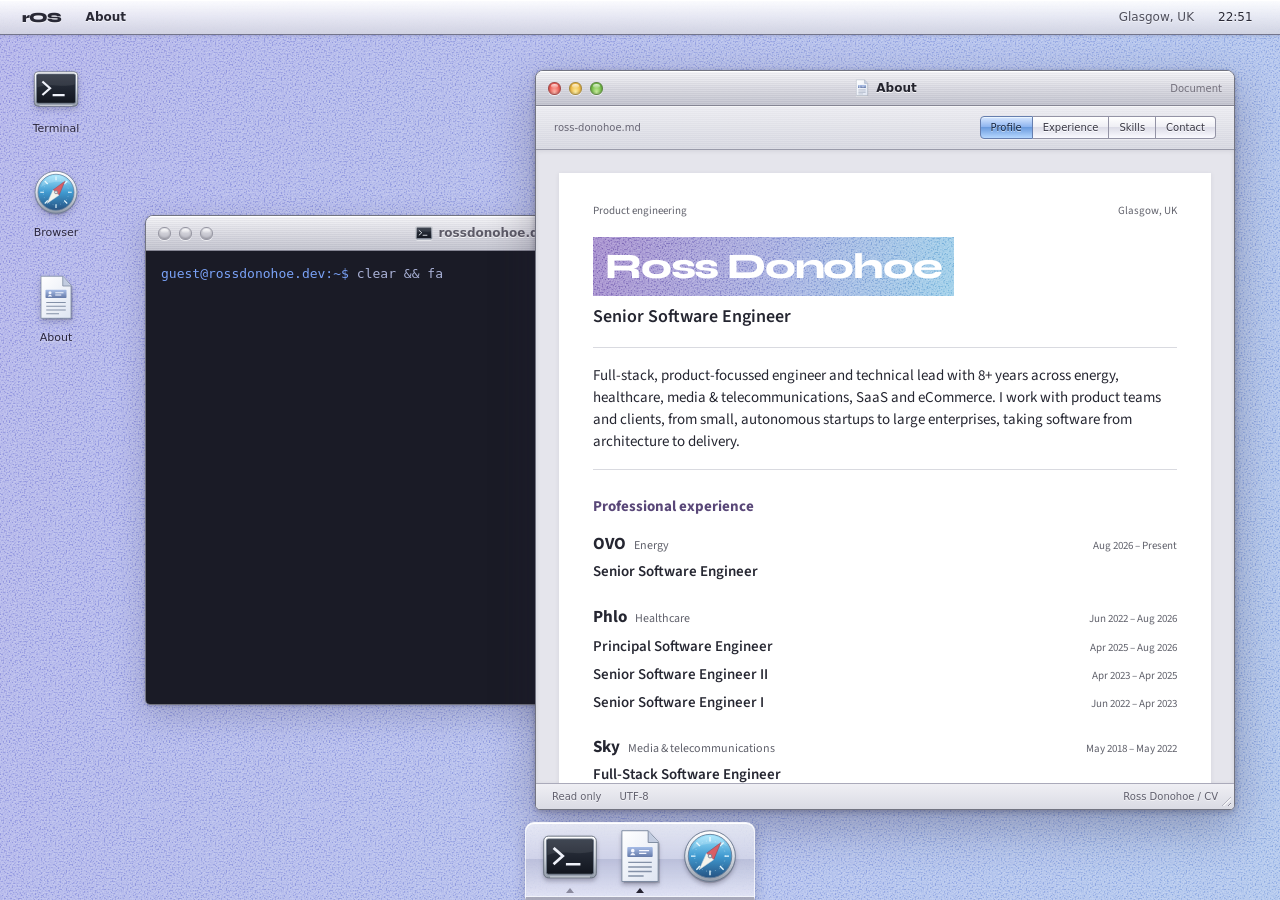
<file: index.html>
<!DOCTYPE html>
<html lang="en-GB">
  <head>
    <meta charset="UTF-8" />
    <meta http-equiv="Content-Security-Policy" content="script-src 'self'; object-src 'none'; base-uri 'none'" />
    <meta name="referrer" content="no-referrer" />
    <title>Ross Donohoe — Software Engineer</title>
    <meta name="viewport" content="width=device-width, initial-scale=1" />
    <meta name="description" content="Ross Donohoe — Senior Software Engineer in Glasgow. Explore my experience, skills and interests on an interactive desktop." />

    <link rel="stylesheet" href="styles.css" />
    <link rel="manifest" href="site.webmanifest" />
    <link rel="icon" type="image/x-icon" href="favicon.ico?v=ros" />
    <link rel="apple-touch-icon" sizes="180x180" href="apple-touch-icon.png?v=ros" />
  </head>

  <body>
    <svg class="app-icon-library" xmlns="http://www.w3.org/2000/svg" aria-hidden="true" focusable="false">
      <defs>
        <linearGradient id="icon-metal" x2="0" y2="1"><stop stop-color="#fff"/><stop offset=".48" stop-color="#dce0e7"/><stop offset="1" stop-color="#929ba9"/></linearGradient>
        <linearGradient id="icon-screen" x2="0" y2="1"><stop stop-color="#303744"/><stop offset="1" stop-color="#11151e"/></linearGradient>
        <linearGradient id="icon-paper" x2=".8" y2="1"><stop stop-color="#fff"/><stop offset="1" stop-color="#e1e7f3"/></linearGradient>
        <linearGradient id="icon-ocean" x2="0" y2="1"><stop stop-color="#a3e7ff"/><stop offset=".5" stop-color="#409ad0"/><stop offset="1" stop-color="#255383"/></linearGradient>
        <linearGradient id="icon-blue" x2="0" y2="1"><stop stop-color="#a6bce7"/><stop offset="1" stop-color="#657aa9"/></linearGradient>
      </defs>
      <symbol id="app-terminal" viewBox="0 0 64 64">
        <rect x="3" y="9" width="58" height="46" rx="5" fill="url(#icon-metal)" stroke="#626a78"/>
        <rect x="6" y="12" width="52" height="39" rx="2" fill="url(#icon-screen)" stroke="#727c8c"/>
        <path d="M7 13h50v13C38 31 22 23 7 30z" fill="#fff" opacity=".08"/>
        <path d="m15 23 9 8-9 8m14 1h13" fill="none" stroke="#eff2fa" stroke-width="3" stroke-linecap="square" stroke-linejoin="miter"/>
        <path d="M10 54h44" stroke="#f9fbff" stroke-opacity=".7"/>
      </symbol>
      <symbol id="app-document" viewBox="0 0 64 64">
        <path d="M13 3h29l11 12v44H13z" fill="#000" opacity=".15" transform="translate(1 2)"/>
        <path d="M12 3h29l11 12v44H12z" fill="url(#icon-paper)" stroke="#78869c"/>
        <path d="M41 3v13h11" fill="#c2cce0" stroke="#78869c"/>
        <rect x="18" y="21" width="28" height="11" rx="1" fill="url(#icon-blue)"/>
        <circle cx="24" cy="25" r="2" fill="#f4f6ff"/><path d="M21 30q3-5 6 0" fill="#f4f6ff"/>
        <path d="M31 25h11m-11 3h8" stroke="#f5f7ff" stroke-width="1.3"/>
        <path d="M19 38h26m-26 5h26m-26 5h26m-26 5h17" stroke="#8390a7" stroke-width="1.5"/>
      </symbol>
      <symbol id="app-browser" viewBox="0 0 64 64">
        <circle cx="32" cy="33" r="28" fill="#000" opacity=".15"/>
        <circle cx="32" cy="31" r="28" fill="url(#icon-metal)" stroke="#68778d"/>
        <circle cx="32" cy="31" r="24" fill="url(#icon-ocean)" stroke="#657e9b"/>
        <path d="M32 10v5m0 32v5M11 31h5m32 0h5M17 16l4 4m22 22 4 4m0-30-4 4M21 42l-4 4" stroke="#e8f9ff" stroke-width="1.5"/>
        <circle cx="32" cy="31" r="17" fill="none" stroke="#e8f9ff" stroke-opacity=".45" stroke-dasharray="1 4"/>
        <path d="m44 16-8 19-8-7z" fill="#d85e65" stroke="#943d4c" stroke-width=".6"/>
        <path d="m20 46 8-18 8 7z" fill="#f5f4ec" stroke="#c6d4e1" stroke-width=".6"/>
        <circle cx="32" cy="31" r="2" fill="#e9e8e5" stroke="#727e90"/>
        <path d="M12 24a21 21 0 0 1 39-4c-12-5-26-4-39 4" fill="#fff" opacity=".18"/>
      </symbol>
    </svg>
    <main class="desktop">
      <header class="desktop-menubar">
        <span class="os-name">rOS</span><span id="active-app-name">About</span>
        <span class="menubar-location">Glasgow, UK</span>
        <time id="desktop-clock" aria-label="Current time"></time>
      </header>
      <div class="desktop-shortcuts">
        <button type="button" class="shortcut" id="terminal-shortcut" aria-label="Open Terminal">
          <svg class="desktop-app-icon" viewBox="0 0 64 64" aria-hidden="true"><use href="#app-terminal" /></svg>
          <span class="shortcut-label">Terminal</span>
        </button>
        <button type="button" class="shortcut" id="browser-shortcut" aria-label="Open Browser">
          <svg class="desktop-app-icon" viewBox="0 0 64 64" aria-hidden="true"><use href="#app-browser" /></svg>
          <span class="shortcut-label">Browser</span>
        </button>

        <button type="button" class="shortcut" data-open="document-window" aria-label="Open About">
          <svg class="desktop-app-icon" viewBox="0 0 64 64" aria-hidden="true"><use href="#app-document" /></svg>
          <span class="shortcut-label">About</span>
        </button>
      </div>

      <div class="window-frame" id="window" role="region" aria-label="Terminal">
        <header class="window-header" id="window-header">
          <div class="header-controls">
            <button class="header-control close" id="btn-close" aria-label="Close Terminal" title="Close">
              <svg class="control-icon" viewBox="0 0 12 12">
                <path d="M3 3 L9 9 M9 3 L3 9" stroke="currentColor" stroke-width="1.5" stroke-linecap="round"/>
              </svg>
            </button>
            <button class="header-control minimize" id="btn-minimize" aria-label="Minimize Terminal" title="Minimize">
              <svg class="control-icon" viewBox="0 0 12 12">
                <rect x="2.5" y="5.5" width="7" height="1.5" fill="currentColor"/>
              </svg>
            </button>
            <button class="header-control fullscreen" id="btn-maximize" aria-label="Maximize Terminal" title="Maximize">
              <svg class="control-icon" viewBox="0 0 12 12">
                <rect x="2.5" y="5.5" width="7" height="1.5" fill="currentColor"/>
                <rect x="5.5" y="2.5" width="1.5" height="7" fill="currentColor"/>
              </svg>
            </button>
          </div>

          <h1 class="header-title"><svg viewBox="0 0 64 64" aria-hidden="true"><use href="#app-terminal" /></svg>rossdonohoe.dev</h1>

          <div></div>
        </header>

        <section class="terminal" aria-label="Terminal output" tabindex="0">
          <div class="terminal-line terminal-prompt">
            <span class="terminal-leader">guest@rossdonohoe.dev:~$</span><span class="terminal-input"><span class="caret"></span></span>
          </div>
        </section>
        <form id="mobile-command-form"><label for="mobile-command">$</label><input id="mobile-command" aria-label="Terminal command" placeholder="Type a command…" autocomplete="off" autocapitalize="off" spellcheck="false" /></form>

        <div class="resize-handle resize-n"></div>
        <div class="resize-handle resize-e"></div>
        <div class="resize-handle resize-s"></div>
        <div class="resize-handle resize-w"></div>
        <div class="resize-handle resize-ne"></div>
        <div class="resize-handle resize-nw"></div>
        <div class="resize-handle resize-se"></div>
        <div class="resize-handle resize-sw"></div>
      </div>

      <div class="window-frame browser-window" id="browser-window">
        <header class="window-header" id="browser-header">
          <div class="header-controls">
            <button class="header-control close" id="browser-btn-close" aria-label="Close Browser" title="Close">
              <svg class="control-icon" viewBox="0 0 12 12">
                <path d="M3 3 L9 9 M9 3 L3 9" stroke="currentColor" stroke-width="1.5" stroke-linecap="round"/>
              </svg>
            </button>
            <button class="header-control minimize" id="browser-btn-minimize" aria-label="Minimize Browser" title="Minimize">
              <svg class="control-icon" viewBox="0 0 12 12">
                <rect x="2.5" y="5.5" width="7" height="1.5" fill="currentColor"/>
              </svg>
            </button>
            <button class="header-control fullscreen" id="browser-btn-maximize" aria-label="Maximize Browser" title="Maximize">
              <svg class="control-icon" viewBox="0 0 12 12">
                <rect x="2.5" y="5.5" width="7" height="1.5" fill="currentColor"/>
                <rect x="5.5" y="2.5" width="1.5" height="7" fill="currentColor"/>
              </svg>
            </button>
          </div>

          <div class="browser-address-bar">
            <input type="text" class="address-input" id="browser-address" aria-label="Browser address" placeholder="Enter URL..." value="rOS://start" />
          </div>

          <div></div>
        </header>

        <div class="browser-content">
          <iframe id="browser-frame" title="Desktop web browser" src="browser-home.html" sandbox="allow-scripts allow-forms allow-popups" referrerpolicy="no-referrer"></iframe>
        </div>

        <div class="resize-handle resize-n"></div>
        <div class="resize-handle resize-e"></div>
        <div class="resize-handle resize-s"></div>
        <div class="resize-handle resize-w"></div>
        <div class="resize-handle resize-ne"></div>
        <div class="resize-handle resize-nw"></div>
        <div class="resize-handle resize-se"></div>
        <div class="resize-handle resize-sw"></div>
      </div>

      <section class="window-frame document-window" id="document-window" aria-label="About document">
        <header class="window-header document-header"><div class="header-controls">
          <button type="button" class="header-control close" data-window-action="close" aria-label="Close About" title="Close">×</button>
          <button type="button" class="header-control minimize" data-window-action="minimize" aria-label="Minimize About" title="Minimize">−</button>
          <button type="button" class="header-control fullscreen" data-window-action="maximize" aria-label="Maximize About" title="Maximize">+</button>
        </div><h2 class="header-title"><svg viewBox="0 0 64 64" aria-hidden="true"><use href="#app-document" /></svg>About</h2><span class="window-kind">Document</span></header>
        <nav class="document-toolbar" aria-label="Document sections"><span>ross-donohoe.md</span><a href="#profile" aria-current="location">Profile</a><a href="#experience">Experience</a><a href="#skills">Skills</a><a href="#contact">Contact</a></nav>
        <div class="document-scroll" tabindex="0" aria-label="Scroll About document">
          <article class="cv-document">
            <div class="document-folio"><span>Product engineering</span><span>Glasgow, UK</span></div>
            <header id="profile" class="document-masthead"><h1>Ross Donohoe</h1><p>Senior Software Engineer</p></header>
            <p class="document-profile" data-terminal-file="about-me.txt">Full-stack, product-focussed engineer and technical lead with 8+ years across energy, healthcare, media &amp; telecommunications, SaaS and eCommerce. I work with product teams and clients, from small, autonomous startups to large enterprises, taking software from architecture to delivery.</p>
            <section id="experience" data-terminal-file="experience.txt">
              <h2>Professional experience</h2>
              <article class="document-job"><div class="company-line"><h3>OVO <span>Energy</span></h3><p>Aug 2026 – Present</p></div><p class="document-role">Senior Software Engineer</p></article>
              <article class="document-job"><div class="company-line"><h3>Phlo <span>Healthcare</span></h3><p>Jun 2022 – Aug 2026</p></div><dl class="document-progression"><div><dt>Principal Software Engineer</dt><dd>Apr 2025 – Aug 2026</dd></div><div><dt>Senior Software Engineer II</dt><dd>Apr 2023 – Apr 2025</dd></div><div><dt>Senior Software Engineer I</dt><dd>Jun 2022 – Apr 2023</dd></div></dl></article>
              <article class="document-job"><div class="company-line"><h3>Sky <span>Media &amp; telecommunications</span></h3><p>May 2018 – May 2022</p></div><p class="document-role">Full-Stack Software Engineer</p></article>
            </section>
            <section id="skills" data-terminal-file="skills.txt"><h2>Key skills</h2><dl class="document-skills">
              <div><dt>Software architecture</dt><dd>System design, domain-driven design (DDD), event-driven systems, microservices, distributed systems.</dd></div>
              <div><dt>Web &amp; mobile</dt><dd>HTML, CSS, JavaScript, TypeScript, React, Next.js, React Native.</dd></div>
              <div><dt>Backend &amp; data</dt><dd>Node.js, Java, Go, Rust, SQL / PostgreSQL, MongoDB, Elasticsearch, Kafka, REST APIs, GraphQL.</dd></div>
              <div><dt>Cloud &amp; delivery</dt><dd>Google Cloud (GCP), AWS, Azure, Kubernetes, Docker, CI/CD, test-driven development (TDD).</dd></div>
              <div><dt>AI-native workflows</dt><dd>Claude Code, Codex and OpenCode for development, code review and documentation.</dd></div>
            </dl></section>
            <section id="education" data-terminal-file="education.txt"><h2>Education</h2><h3>BSc (Hons), Product Design &amp; Innovation</h3><div class="company-line"><p>University of Strathclyde</p><p>2013 – 2017</p></div></section>
            <section id="interests" data-terminal-file="interests.txt"><h2>Interests</h2><p>Hiking, bouldering, reading, photography and chess. Guitar and music production.</p></section>
            <section id="contact" data-terminal-file="contact.txt"><h2>Get in touch</h2><address><a href="mailto:rossdon.95@googlemail.com">Email <span>rossdon.95@googlemail.com</span></a><a href="tel:+447907809159">Phone <span>+44 7907 809159</span></a><a href="https://www.rossdonohoe.dev">Website <span>rossdonohoe.dev</span></a><a href="https://www.linkedin.com/in/ross-james-donohoe/">LinkedIn <span>ross-james-donohoe ↗</span></a><a href="https://github.com/rdo34">GitHub <span>rdo34 ↗</span></a></address></section>
            <p class="document-end">End of document <span>■</span></p>
          </article>
        </div>
        <footer class="document-status"><span>Read only</span><span>UTF-8</span><span>Ross Donohoe / CV</span></footer>
      </section>
      <nav class="desktop-dock" aria-label="Desktop apps">
        <button type="button" data-open="window" aria-label="Open Terminal"><svg viewBox="0 0 64 64" aria-hidden="true"><use href="#app-terminal" /></svg><span class="dock-label" aria-hidden="true">Terminal</span></button>
        <button type="button" data-open="document-window" aria-label="Open About"><svg viewBox="0 0 64 64" aria-hidden="true"><use href="#app-document" /></svg><span class="dock-label" aria-hidden="true">About</span></button>
        <button type="button" data-open="browser-window" aria-label="Open Browser"><svg viewBox="0 0 64 64" aria-hidden="true"><use href="#app-browser" /></svg><span class="dock-label" aria-hidden="true">Browser</span></button>
      </nav>
    </main>

    <noscript><style>.document-window { z-index: 500 !important; } .document-scroll { overflow: auto; }</style><p class="noscript-note">JavaScript is off. You can still read and scroll the About document.</p></noscript>
    <script src="index.js"></script>
    <script src="desktop.js"></script>
  </body>
</html>
</file>
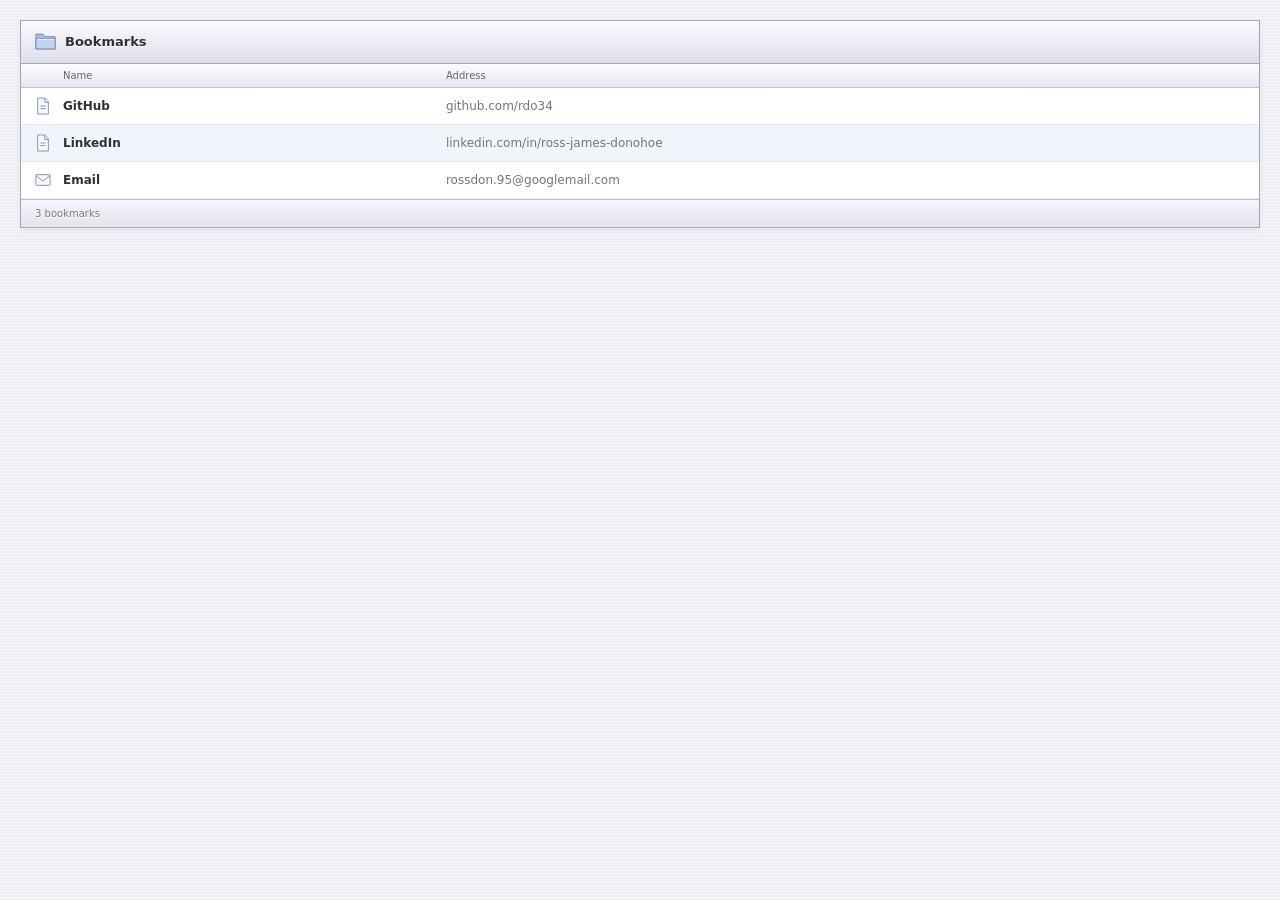
<file: browser-home.html>
<!doctype html>
<html lang="en-GB">
  <head>
    <meta charset="utf-8" />
    <meta http-equiv="Content-Security-Policy" content="script-src 'self'; object-src 'none'; base-uri 'none'" />
    <meta name="referrer" content="no-referrer" />
    <meta name="viewport" content="width=device-width, initial-scale=1" />
    <title>rOS — Bookmarks</title>
    <style>
      * { box-sizing: border-box; }
      body {
        margin: 0;
        background: repeating-linear-gradient(#f5f5f9 0 1px, #eeeef4 1px 3px);
        color: #30303d;
        font: 12px/1.5 'Lucida Grande', 'Lucida Sans Unicode', system-ui, sans-serif;
      }
      main { margin: 20px; border: 1px solid #a5a6b5; background: #fff; box-shadow: 0 2px 5px #30304a12; }
      header { display: flex; align-items: center; gap: 9px; padding: 11px 14px; border-bottom: 1px solid #a5a6b5; background: linear-gradient(#fafaff, #dedee8); box-shadow: inset 0 1px #fff; }
      .folder { width: 21px; height: 19px; flex-shrink: 0; }
      h1 { margin: 0; font-size: 13px; font-weight: 650; text-shadow: 0 1px #fff; }
      .columns, .bookmark { display: grid; grid-template-columns: 18px minmax(75px, .7fr) minmax(0, 1.5fr); gap: 10px; align-items: center; padding: 9px 14px; }
      .columns { padding-block: 4px; border-bottom: 1px solid #c0c1cd; background: linear-gradient(#fcfcff, #e5e5ee); color: #666675; font-size: 10px; }
      .columns span:first-child { grid-column: 2; }
      ul { list-style: none; padding: 0; margin: 0; }
      li:nth-child(even) { background: #f1f4fa; }
      .bookmark { color: inherit; text-decoration: none; border-bottom: 1px solid #e9eaf1; }
      .bookmark:hover, .bookmark:focus-visible { background: #dce8fa; color: #213b68; }
      .bookmark:focus-visible { outline: 2px solid #7099ce; outline-offset: -2px; }
      .bookmark-icon { width: 16px; height: 18px; color: #7c8ba5; }
      .bookmark-name { font-weight: 550; }
      .bookmark-address { color: #717586; overflow: hidden; white-space: nowrap; text-overflow: ellipsis; }
      footer { padding: 6px 14px; border-top: 1px solid #c0c1cd; background: linear-gradient(#f4f4f9, #e4e4ed); color: #777783; font-size: 10px; text-shadow: 0 1px #fff; }
      @media (max-width: 420px) {
        main { margin: 12px; }
        .columns, .bookmark { padding-inline: 10px; gap: 7px; }
      }
    </style>
  </head>
  <body>
    <main>
      <header>
        <svg class="folder" viewBox="0 0 24 21" aria-hidden="true"><path d="M1 4V2h8l3 3h11v14H1z" fill="#a5bde3" stroke="#7587a7"/><path d="M1 7h22v12H1z" fill="#c1d3ef" stroke="#7587a7"/><path d="M2 8h20" stroke="#eaf2ff"/></svg>
        <h1>Bookmarks</h1>
      </header>
      <div class="columns" aria-hidden="true"><span>Name</span><span>Address</span></div>
      <nav aria-label="Saved bookmarks">
        <ul>
          <li><a class="bookmark" href="https://github.com/rdo34" target="_blank" rel="noopener noreferrer" aria-label="GitHub — github.com/rdo34 (opens in a new tab)">
            <svg class="bookmark-icon" viewBox="0 0 18 20" aria-hidden="true"><path d="M3 1h8l4 4v14H3z" fill="#f7f9fe" stroke="currentColor"/><path d="M11 1v5h4M6 10h6M6 13h6" fill="none" stroke="currentColor"/></svg>
            <span class="bookmark-name">GitHub</span><span class="bookmark-address">github.com/rdo34</span>
          </a></li>
          <li><a class="bookmark" href="https://www.linkedin.com/in/ross-james-donohoe/" target="_blank" rel="noopener noreferrer" aria-label="LinkedIn — linkedin.com/in/ross-james-donohoe (opens in a new tab)">
            <svg class="bookmark-icon" viewBox="0 0 18 20" aria-hidden="true"><path d="M3 1h8l4 4v14H3z" fill="#f7f9fe" stroke="currentColor"/><path d="M11 1v5h4M6 10h6M6 13h6" fill="none" stroke="currentColor"/></svg>
            <span class="bookmark-name">LinkedIn</span><span class="bookmark-address">linkedin.com/in/ross-james-donohoe</span>
          </a></li>
          <li><a class="bookmark" href="mailto:rossdon.95@googlemail.com" target="_blank" rel="noopener noreferrer" aria-label="Email — rossdon.95@googlemail.com (opens your email app)">
            <svg class="bookmark-icon" viewBox="0 0 18 20" aria-hidden="true"><rect x="1" y="4" width="16" height="12" rx="1" fill="#f7f9fe" stroke="currentColor"/><path d="m1 5 8 6 8-6" fill="none" stroke="currentColor"/></svg>
            <span class="bookmark-name">Email</span><span class="bookmark-address">rossdon.95@googlemail.com</span>
          </a></li>
        </ul>
      </nav>
      <footer>3 bookmarks</footer>
    </main>
  </body>
</html>
</file>
<file: styles.css>
@font-face {
  font-family: 'Source Sans';
  src: url('fonts/SourceSans3.ttf') format('truetype');
  font-weight: 200 900;
  font-display: swap;
}

@font-face {
  font-family: 'Syne';
  src: url('fonts/Syne.ttf') format('truetype');
  font-weight: 400 800;
  font-display: swap;
}

:root {
  --ink: #252631;
  --muted: #60616b;
  --accent: #594778;
  --rule: #d9dae0;
  --desktop-surface: url("data:image/svg+xml,%3Csvg xmlns=%27http://www.w3.org/2000/svg%27 width=%27160%27 height=%27160%27%3E%3Cfilter id=%27grain%27%3E%3CfeTurbulence type=%27fractalNoise%27 baseFrequency=%27.65%27 numOctaves=%271%27 stitchTiles=%27stitch%27/%3E%3CfeColorMatrix type=%27saturate%27 values=%270%27/%3E%3CfeComponentTransfer%3E%3CfeFuncR type=%27linear%27 slope=%275%27 intercept=%27-2%27/%3E%3CfeFuncG type=%27linear%27 slope=%275%27 intercept=%27-2%27/%3E%3CfeFuncB type=%27linear%27 slope=%275%27 intercept=%27-2%27/%3E%3CfeFuncA type=%27linear%27 slope=%27.85%27/%3E%3C/feComponentTransfer%3E%3C/filter%3E%3Cpath fill=%27%23000%27 filter=%27url(%23grain)%27 d=%27M0 0h160v160H0z%27/%3E%3C/svg%3E"), linear-gradient(105deg, #a28acb 0%, #a6afe0 52%, #9bcde8 100%);
}

html {
  font-size: 16px;
  font-family: ui-monospace, "Cascadia Code", "Source Code Pro", Menlo, Consolas,
    "DejaVu Sans Mono", monospace;
  font-weight: normal;
  font-variant-ligatures: none;
  overflow: hidden;
}

body {
  height: 100dvh;
  margin: 0;
}

.desktop {
  width: 100vw;
  height: 100dvh;
  position: relative;
  background-color: #a6afe0;
  background-image: var(--desktop-surface);
  background-blend-mode: soft-light;
  overflow: hidden;
}

.desktop-shortcuts {
  padding: 1rem;
  display: flex;
  flex-direction: column;
  gap: 1.5rem;
  width: fit-content;
}

.shortcut {
  display: flex;
  flex-direction: column;
  align-items: center;
  width: 80px;
  padding: 0.5rem;
  border-radius: 4px;
  cursor: pointer;
  user-select: none;
  transition: background-color 0.2s;
}

.shortcut:hover {
  background-color: rgba(255, 255, 255, 0.1);
}

.shortcut.selected {
  background-color: rgba(255, 255, 255, 0.2);
  outline: 1px dotted rgba(255, 255, 255, 0.5);
}

.shortcut-icon {
  margin-bottom: 0.5rem;
  filter: drop-shadow(0 2px 4px rgba(0, 0, 0, 0.3));
}

.shortcut-label {
  color: white;
  font-size: 0.8rem;
  text-shadow: 0 1px 2px rgba(0, 0, 0, 0.8);
  text-align: center;
  word-break: break-word;
}

a,
a:visited {
  color: #a9b1d6;
}

a:hover,
a:visited:hover {
  color: #7aa2f7;
}

.window-frame {
  border-color: #c0c2c4;
  border-width: 1px;
  border-style: solid;
  border-radius: 4px;

  box-shadow: 0 16px 55px #24243a40, 0 2px 6px #24243a25;
  
  position: absolute;
  min-width: 400px;
  min-height: 300px;
  width: min(680px, calc(100vw - 160px));
  height: min(490px, calc(100dvh - 240px));
  left: 145px;
  top: 215px;
  transform: none;
  transition: width 0.5s cubic-bezier(0.175, 0.885, 0.32, 1.05), height 0.5s cubic-bezier(0.175, 0.885, 0.32, 1.05), left 0.5s cubic-bezier(0.175, 0.885, 0.32, 1.05), top 0.5s cubic-bezier(0.175, 0.885, 0.32, 1.05), transform 0.5s cubic-bezier(0.175, 0.885, 0.32, 1.05), border-radius 0.5s cubic-bezier(0.175, 0.885, 0.32, 1.05);
}

.window-frame.maximized {
  position: fixed;
  top: 0;
  left: 0 !important;
  right: auto !important;
  transform: none !important;
  width: 100vw !important;
  height: 100dvh !important;
  max-width: none;
  border-radius: 0;
}

.window-frame.minimized {
  display: none;
}

.window-frame.closed {
  display: none;
}

.window-header {
  border-color: #a3a2a3;
  border-bottom: 1px solid;
  background: rgb(180, 180, 180);
  background: linear-gradient(
    0deg,
    rgba(180, 180, 180, 1) 0%,
    rgba(229, 229, 229, 1) 100%
  );

  display: grid;
  grid-template-columns: 1fr auto 1fr;
  align-items: center;
  padding: 0.5rem;
  
  cursor: move;
  user-select: none;
}

.header-controls {
  display: flex;
  align-items: center;
  gap: 0.5rem;
}

.header-control {
  height: 0.75rem;
  width: 0.75rem;
  border-radius: 0.375rem;
  border: 0;
  cursor: pointer;
  padding: 0;
  display: flex;
  align-items: center;
  justify-content: center;
  overflow: visible;
  position: relative;
}

.header-control:hover {
  opacity: 1;
}

.header-control .control-icon {
  opacity: 0;
  transition: opacity 0.15s ease;
  color: rgba(0, 0, 0, 0.65);
  width: 12px;
  height: 12px;
  pointer-events: none;
  display: flex;
  align-items: center;
  justify-content: center;
}

.header-control:hover .control-icon {
  opacity: 1;
}

.header-control:nth-child(1) {
  background-color: #ff5f56;
}

.header-control:nth-child(2) {
  background-color: #ffbd2e;
}

.header-control:nth-child(3) {
  background-color: #27c93f;
}

.header-title {
  font-family: system-ui, sans-serif;
  font-weight: 600;
  font-size: 1rem;
  margin: 0;
}

.terminal {
  box-sizing: border-box;
  height: auto;
  flex: 1;
  min-height: 0;
  width: 100%;
  padding: 0.5rem;
  background-color: #1a1b26;
  color: #a9b1d6;
  overflow-y: auto;
}

.window-frame.maximized .terminal {
  height: calc(100dvh - 40px);
  max-width: none;
}

.terminal-line {
  display: block;
  margin-bottom: 0;
  line-height: 1.25;
  white-space: pre-wrap;
  word-wrap: break-word;
  line-break: anywhere;
  min-height: 1.25em;
}

.terminal-prompt {
  display: flex;
  align-items: flex-start;
}

.terminal-leader {
  color: #7aa2f7;
  padding-right: 0.5rem;
  flex-shrink: 0;
  white-space: nowrap;
}

.terminal-input {
  display: block;
  font-size: 1rem;
  flex-grow: 1;
  flex-shrink: 1;
  min-width: 0;
  word-break: break-all;
  overflow: visible;
}

.terminal-input span {
  display: inline;
}

.terminal-input .caret {
  display: inline-block;
  width: 0.6em;
  min-width: 8px;
  height: 1.25em;
  vertical-align: bottom;
  animation: blink 1s infinite;
  animation-timing-function: steps(1);
  margin-left: -1px;
}


@keyframes blink {
  0% {
    color: #1a1b26;
    background-color: #a9b1d6;
  }
  50% {
    color: #a9b1d6;
    background-color: #1a1b26;
  }
}

.caret {
  display: inline-block;
  width: 0.6em;
  min-width: 8px;
  height: 1rem;
  animation: blink 1s infinite;
  animation-timing-function: steps(1);
  margin-left: -1px;
}

.caret.hidden {
  display: none;
}

.resize-handle {
  position: absolute;
  z-index: 10;
}

.resize-n {
  top: 0;
  left: 15px;
  right: 15px;
  height: 6px;
  cursor: n-resize;
}

.resize-s {
  bottom: 0;
  left: 15px;
  right: 15px;
  height: 6px;
  cursor: s-resize;
}

.resize-e {
  top: 15px;
  bottom: 15px;
  right: 0;
  width: 6px;
  cursor: e-resize;
}

.resize-w {
  top: 15px;
  bottom: 15px;
  left: 0;
  width: 6px;
  cursor: w-resize;
}

.resize-ne {
  top: 0;
  right: 0;
  width: 15px;
  height: 15px;
  cursor: ne-resize;
}

.resize-nw {
  top: 0;
  left: 0;
  width: 15px;
  height: 15px;
  cursor: nw-resize;
}

.resize-se {
  bottom: 0;
  right: 0;
  width: 15px;
  height: 15px;
  cursor: se-resize;
}

.resize-sw {
  bottom: 0;
  left: 0;
  width: 15px;
  height: 15px;
  cursor: sw-resize;
}

/* Browser Window Styles */
.browser-window {
  width: 800px;
  height: 600px;
  left: 100px;
  top: 50px;
  transform: none;
  display: none;
  z-index: 100;
  flex-direction: column;
}

.browser-window.active {
  display: flex;
}

.browser-window.minimized {
  display: none;
}

.browser-window.maximized {
  width: 100vw !important;
  height: 100dvh !important;
  left: 0 !important;
  top: 0 !important;
  transform: none !important;
}

.browser-window.maximized .browser-content {
  flex: 1;
}

.browser-address-bar {
  flex-grow: 1;
  display: flex;
  justify-content: center;
  max-width: 500px;
  margin: 0 1rem;
}

.address-input {
  width: 100%;
  padding: 0.25rem 0.75rem;
  border: 1px solid rgba(255, 255, 255, 0.2);
  border-radius: 4px;
  background-color: rgba(0, 0, 0, 0.3);
  color: #a9b1d6;
  font-size: 0.875rem;
  outline: none;
  transition: border-color 0.2s, background-color 0.2s;
}

.address-input:focus {
  border-color: rgba(255, 255, 255, 0.4);
  background-color: rgba(0, 0, 0, 0.5);
}

.address-input::placeholder {
  color: rgba(169, 177, 214, 0.5);
}

.browser-content {
  flex: 1;
  width: 100%;
  background-color: #1a1b26;
  overflow: hidden;
  position: relative;
  display: flex;
}

.browser-content iframe {
  flex: 1;
  width: 100%;
  border: none;
  background-color: white;
  display: block;
}


* { box-sizing: border-box; }
button { font: inherit; }
:focus-visible { outline: 2px solid #594778; outline-offset: 4px; }
.desktop-menubar {
  height: 35px;
  display: flex;
  align-items: center;
  gap: 24px;
  padding: 0 22px;
  border-bottom: 1px solid #ffffff50;
  background: #f3effa80;
  color: #343242;
  font: 12px system-ui, sans-serif;
  backdrop-filter: blur(16px);
}
.os-name { font-weight: 800; font-size: 14px; }
.menubar-location { margin-left: auto; opacity: 0.8; }
#desktop-clock { min-width: 40px; font-variant-numeric: tabular-nums; }
.desktop-shortcuts { gap: 15px; padding: 22px 16px; }
.shortcut { border: 0; background: none; font: inherit; }
.shortcut-label { color: #29253d; text-shadow: 0 1px 3px #ffffff80; font-size: 0.75rem; }
.shortcut-icon, .file-icon { filter: drop-shadow(0 3px 3px #30305030); }
.file-icon { margin-bottom: 9px; }
.shortcut:hover { background: #ffffff30; }
.shortcut.selected { background: #ffffff45; outline-color: #4e466d; }
.window-frame { display: flex; flex-direction: column; overflow: hidden; border-radius: 7px; }
.window-header { min-height: 36px; padding: 9px 12px; flex-shrink: 0; color: #39383e; }
.header-title { font-size: 0.78rem; font-weight: 550; }
.header-control { flex-shrink: 0; }
.window-frame.closed,
.window-frame.minimized { display: none; }
#window { z-index: 100; }
.terminal { padding: 15px; font-size: 0.8125rem; }
.terminal-input { font-size: inherit; }
.window-frame.maximized { top: 35px !important; height: calc(100dvh - 35px) !important; }
.window-frame.maximized .terminal { height: auto; }
.window-frame.maximized .document-scroll { max-height: none; }
.browser-window { display: none; top: 85px; left: 150px; height: min(600px, calc(100dvh - 170px)); }
.browser-window.active { display: flex; }
.window-kind { text-align: right; font: 10px system-ui, sans-serif; color: #74717d; }
.document-window {
  width: min(700px, calc(100vw - 170px));
  height: min(740px, calc(100dvh - 145px));
  min-height: 300px;
  left: auto;
  right: max(45px, calc((100vw - 1380px) / 2));
  top: 70px;
  z-index: 200;
  background: #f2f1f4;
}
.document-toolbar {
  display: flex;
  flex-wrap: wrap;
  gap: 16px;
  align-items: center;
  padding: 10px 18px;
  background: #eeedf1;
  border-bottom: 1px solid #d5d3dc;
  font: 11px system-ui, sans-serif;
}
.document-toolbar > span { color: #777380; margin-right: auto; }
.document-toolbar a { color: #55505f; text-decoration: none; }
.document-toolbar a:hover { color: #594778; text-decoration: underline; }
.document-scroll { overflow: auto; min-height: 0; flex: 1; padding: 23px; overscroll-behavior: contain; scrollbar-color: #b6b0c4 #eeedf1; }
.cv-document {
  max-width: 750px;
  margin: 0 auto;
  padding: 30px 34px 22px;
  background: white;
  color: var(--ink);
  box-shadow: 0 1px 5px #27233514;
  font: 15px/1.45 'Source Sans', sans-serif;
}
.cv-document p { margin: 0; }
.cv-document h1, .cv-document h2, .cv-document h3 { margin: 0; }
.document-folio { display: flex; justify-content: space-between; color: var(--muted); font-size: 11px; margin-bottom: 18px; }
.document-masthead h1 {
  width: fit-content;
  padding: 10px 12px;
  font: 750 clamp(26px, 2.8vw, 40px)/1.1 'Syne', sans-serif;
  letter-spacing: -1.2px;
  background-image: var(--desktop-surface);
  background-blend-mode: soft-light;
  color: white;
}
.document-masthead > p { font-size: 18px; font-weight: 600; margin-top: 8px; }
.document-profile { margin-top: 17px !important; padding: 17px 0; border-block: 1px solid var(--rule); }
.cv-document > section { margin-top: 26px; scroll-margin-top: 20px; }
.cv-document h2 { font-size: 15px; color: var(--accent); margin-bottom: 14px; }
.cv-document h3 { font-size: 17px; font-weight: 700; }
.document-job + .document-job { margin-top: 22px; }
.company-line { display: flex; justify-content: space-between; align-items: baseline; gap: 12px; }
.company-line h3 span { font-size: 12px; font-weight: 400; color: var(--muted); margin-left: 5px; }
.company-line > p:last-child { color: var(--muted); font-size: 11px; flex-shrink: 0; }
.document-role { margin-top: 4px !important; font-weight: 600; }
.document-progression { margin: 7px 0 0; }
.document-progression > div { display: flex; justify-content: space-between; align-items: baseline; gap: 12px; margin: 6px 0; }
.document-progression dt { font-weight: 550; }
.document-progression dd { margin: 0; color: var(--muted); font-size: 11px; flex-shrink: 0; }
.document-skills { margin: 0; display: grid; grid-template-columns: 1fr 1fr; gap: 18px 24px; }
.document-skills dt { font-weight: 650; margin-bottom: 4px; }
.document-skills dd { color: var(--muted); margin: 0; font-size: 14px; }
#education > h3 { font-size: 15px; }
#education .company-line { margin-top: 5px; }
.cv-document address { display: grid; gap: 8px; font-style: normal; font-size: 13px; }
.cv-document a { color: inherit; text-decoration: none; }
.cv-document a:hover { color: var(--accent); text-decoration: underline; }
.cv-document address a { display: grid; grid-template-columns: 65px minmax(0, 1fr); gap: 12px; color: var(--muted); }
.cv-document address a span { color: var(--ink); overflow-wrap: anywhere; }
.document-end { margin-top: 30px !important; padding-top: 15px; border-top: 1px solid var(--rule); font-size: 10px; color: #817b8b; }
.document-end span { float: right; }
.document-status { display: flex; gap: 18px; padding: 7px 16px; border-top: 1px solid #d5d3dc; color: #777380; font: 10px system-ui, sans-serif; }
.document-status > span:last-child { margin-left: auto; }
#mobile-command-form { display: none; }
.noscript-note { position: fixed; bottom: 0; left: 12px; z-index: 1100; background: white; color: #252631; font: 12px system-ui, sans-serif; padding: 8px; }
.document-resize { position: absolute; right: 0; bottom: 0; width: 16px; height: 16px; cursor: nwse-resize; touch-action: none; }
.document-resize::after { content: ''; position: absolute; right: 4px; bottom: 4px; width: 5px; height: 5px; border-right: 1px solid #9993a7; border-bottom: 1px solid #9993a7; }

@media (max-width: 1150px) and (min-width: 701px) {
  #window { left: 125px; top: 235px; width: 570px; }
  .document-window { width: 600px; right: 25px; }
}

@media (max-width: 700px) {
  .desktop-menubar { padding-inline: 14px; gap: 16px; }
  .menubar-location { display: none; }
  #desktop-clock { margin-left: auto; }
  .desktop-shortcuts { flex-direction: row; gap: 4px; padding: 12px 8px; }
  .shortcut { width: 76px; padding: 5px; }
  .shortcut-icon svg { width: 34px; height: 38px; }
  .file-icon { width: 32px; height: 38px; margin-bottom: 6px; }
  .shortcut-label { font-size: 10px; }
  .shortcut-icon { margin-bottom: 6px; }
  .window-frame, #window, .browser-window, .document-window {
    left: 10px !important;
    right: auto !important;
    top: 140px !important;
    width: calc(100vw - 20px) !important;
    height: calc(100dvh - 225px) !important;
    min-width: 0;
    min-height: 180px;
    transform: none !important;
  }
  .window-frame.maximized { left: 0 !important; top: 35px !important; width: 100vw !important; height: calc(100dvh - 110px) !important; }
  .document-toolbar { padding: 9px 12px; gap: 11px; font-size: 10px; }
  .document-toolbar > span { display: none; }
  .document-scroll { padding: 12px; }
  .cv-document { padding: 21px 18px; font-size: 14px; }
  .document-masthead h1 { font-size: clamp(22px, 6.5vw, 32px); letter-spacing: -0.8px; padding: 9px; }
  .document-folio { font-size: 9px; }
  .document-masthead > p { font-size: 16px; }
  .company-line { flex-wrap: wrap; gap: 3px; }
  .company-line h3 span { display: block; margin: 3px 0 0; }
  .document-progression > div { display: block; }
  .document-skills { grid-template-columns: 1fr; gap: 15px; }
  .document-status { font-size: 9px; }
  .terminal { font-size: 11px; padding: 12px; }
  .terminal-prompt .terminal-leader { max-width: 100%; overflow-wrap: anywhere; white-space: normal; }
  .terminal-prompt { flex-wrap: wrap; }
  #mobile-command-form { display: flex; gap: 10px; align-items: center; padding: 9px 12px; background: #242637; color: #7aa2f7; border-top: 1px solid #41445e; }
  #mobile-command { min-width: 0; width: 100%; border: 0; color: #c0caf5; background: transparent; font: 16px ui-monospace, monospace; }
  .resize-handle, .document-resize { display: none; }
}

@media (prefers-reduced-motion: reduce) {
  *, *::before, *::after { transition: none !important; animation: none !important; }
  .caret { background: #a9b1d6; }
}

.document-window .header-control { color: transparent; font: 12px/1 system-ui, sans-serif; }
.document-window .header-control:hover,
.document-window .header-control:focus-visible { color: #0009; }

/* Visibility takes precedence over each app's normal flex layout. */
.window-frame.closed,
.window-frame.minimized { display: none; }

/* A small, glass-and-aluminium shelf inspired by the early OS X Dock. */
.app-icon-library { position: absolute; width: 0; height: 0; overflow: hidden; }
.desktop-app-icon { width: 48px; height: 48px; margin-bottom: 7px; filter: drop-shadow(0 3px 3px #30305040); }
.desktop-dock {
  position: absolute;
  z-index: 1000;
  bottom: 0;
  left: 50%;
  transform: translateX(-50%);
  display: flex;
  gap: 6px;
  padding: 5px 12px 4px;
  border: 1px solid #ffffffb0;
  border-bottom: 3px solid #8b8b9eb0;
  border-radius: 9px 9px 0 0;
  background: linear-gradient(#ffffffb0, #e0dfeaa6 48%, #c1c2d39c 49%, #f0eff7b8);
  box-shadow: inset 0 1px 0 #fff, inset 0 -1px 0 #ffffff90, 0 5px 12px #27243f40;
  backdrop-filter: blur(16px);
}
.desktop-dock button {
  position: relative;
  display: grid;
  place-items: start center;
  width: 64px;
  height: 65px;
  flex: 0 0 64px;
  padding: 0;
  border: 0;
  border-radius: 4px;
  background: transparent;
  cursor: pointer;
}
.desktop-dock button > svg {
  width: 58px;
  height: 58px;
  filter: drop-shadow(0 3px 2px #34304550);
  transition: transform 140ms ease;
}
.desktop-dock button:hover > svg,
.desktop-dock button:focus-visible > svg { transform: translateY(-5px); }
.desktop-dock button:active > svg { filter: brightness(.85) drop-shadow(0 2px 2px #34304550); }
.desktop-dock button::after {
  content: '';
  position: absolute;
  bottom: 0;
  border-inline: 4px solid transparent;
  border-bottom: 5px solid #555165;
  opacity: 0;
}
.desktop-dock button[data-running="true"]::after { opacity: .6; }
.desktop-dock button[aria-pressed="true"]::after { opacity: 1; border-bottom-color: #252331; }
.dock-label {
  position: absolute;
  bottom: calc(100% + 16px);
  left: 50%;
  transform: translateX(-50%);
  padding: 4px 10px;
  border: 1px solid #767181;
  border-radius: 4px;
  background: linear-gradient(#fffffff5, #e9e7f0f5);
  box-shadow: 0 2px 5px #24203530;
  color: #302c3d;
  font: 12px/1.4 system-ui, sans-serif;
  white-space: nowrap;
  opacity: 0;
  pointer-events: none;
}
.desktop-dock button:hover .dock-label,
.desktop-dock button:focus-visible .dock-label { opacity: 1; }

@media (max-width: 700px) {
  .desktop-app-icon { width: 38px; height: 38px; margin-bottom: 6px; }
  .desktop-dock { gap: 4px; padding: 4px 9px 3px; bottom: 0; }
  .desktop-dock button { width: 56px; height: 57px; flex-basis: 56px; }
  .desktop-dock button > svg { width: 50px; height: 50px; }
}

/* Aqua-era chrome: fine pinstripes, silver bevels and glass controls. */
.desktop-menubar {
  background: linear-gradient(#fffffff2, #eeeef4dd 48%, #d4d5e0dd);
  border-bottom-color: #73758b;
  box-shadow: inset 0 1px #fff, 0 1px 3px #35334d25;
  color: #292936;
  text-shadow: 0 1px #ffffffa0;
}
.os-name { font-family: 'Syne', system-ui, sans-serif; letter-spacing: -.8px; }
#active-app-name { font-weight: 650; }
.window-frame {
  border-color: #727481;
  border-radius: 8px 8px 5px 5px;
  box-shadow: 0 10px 30px #27253d35, 0 1px 3px #25223540;
}
.window-frame.is-active { box-shadow: 0 17px 46px #25203950, 0 2px 6px #25223550; }
.window-header {
  min-height: 35px;
  padding: 7px 12px;
  border-bottom-color: #858593;
  background-image: repeating-linear-gradient(0deg, #ffffff18 0 1px, #6d6d8010 1px 2px), linear-gradient(#f5f5f8, #d9d9e1 50%, #c2c3ce);
  box-shadow: inset 0 1px #fff;
  color: #5d5b68;
  font-family: 'Lucida Grande', 'Lucida Sans Unicode', system-ui, sans-serif;
}
.is-active > .window-header { color: #24242e; }
.header-title {
  display: flex;
  align-items: center;
  justify-content: center;
  gap: 5px;
  font-family: inherit;
  font-size: 12px;
  font-weight: 600;
  text-shadow: 0 1px #ffffffd0;
}
.header-title > svg { width: 18px; height: 18px; filter: drop-shadow(0 1px 0 #ffffffb0); }
.header-controls { gap: 8px; }
.header-control {
  width: 13px;
  height: 13px;
  border: 1px solid #777783;
  box-shadow: inset 0 -1px 2px #0003, 0 1px #ffffffa0;
}
.header-control::before {
  content: '';
  position: absolute;
  top: 1px;
  left: 2px;
  width: 7px;
  height: 4px;
  border-radius: 50%;
  background: linear-gradient(#ffffffd0, #ffffff10);
  pointer-events: none;
}
.header-control:nth-child(1) { background: radial-gradient(ellipse at 50% 85%, #ffb7ac, #ed5f58 65%, #b83e3a); border-color: #a14c4c; }
.header-control:nth-child(2) { background: radial-gradient(ellipse at 50% 85%, #fff0a5, #efbb47 65%, #b58a2d); border-color: #a58b43; }
.header-control:nth-child(3) { background: radial-gradient(ellipse at 50% 85%, #c9ef9e, #76bd49 65%, #4c8c32); border-color: #608747; }
.window-frame:not(.is-active) .header-control { background: linear-gradient(#e4e4e9, #b8b8c3); border-color: #9898a4; }
.header-controls:hover .control-icon { opacity: 1; }
.document-toolbar {
  gap: 0;
  padding: 10px 18px;
  background-image: repeating-linear-gradient(0deg, #ffffff1c 0 1px, #81819708 1px 2px), linear-gradient(#ededf2, #d7d8e1);
  border-bottom-color: #999aa9;
  box-shadow: inset 0 1px #ffffff90;
}
.document-toolbar > span { margin-right: auto; padding-right: 16px; font: 10px 'Lucida Grande', system-ui, sans-serif; color: #686675; }
.document-toolbar a {
  padding: 3px 10px;
  border: 1px solid #9393a5;
  border-left-width: 0;
  background: linear-gradient(#fff, #eeeeF4 49%, #dcdce7 50%, #fafaff);
  box-shadow: inset 0 1px #fff, 0 1px #ffffff70;
  color: #383744;
  text-shadow: 0 1px #fff;
  font-size: 10px;
  line-height: 1.5;
}
.document-toolbar a:first-of-type { border-left-width: 1px; border-radius: 4px 0 0 4px; }
.document-toolbar a:last-of-type { border-radius: 0 4px 4px 0; }
.document-toolbar a:hover { text-decoration: none; color: #25243c; background: linear-gradient(#fff, #e0e3f0); }
.document-toolbar a[aria-current] { color: #182945; border-color: #667eae; background: linear-gradient(#d9e8ff, #8ab2ef 49%, #6b9bde 50%, #b5d7ff); text-shadow: 0 1px #ffffff90; box-shadow: inset 0 1px #e9f5ff, 0 1px #fff8; }
.document-scroll { background: #e5e5ec; box-shadow: inset 0 1px 4px #49475820; }
.document-status { background: linear-gradient(#efeff4, #dadbe4); border-top-color: #aaaaba; color: #61606e; text-shadow: 0 1px #fff9; }
.document-resize::after { width: 9px; height: 9px; right: 3px; bottom: 3px; border: 0; background: repeating-linear-gradient(135deg, transparent 0 2px, #898999 2px 3px, #fff9 3px 4px); clip-path: polygon(100% 0, 100% 100%, 0 100%); }
.browser-window > .window-header { grid-template-columns: 80px minmax(0, 1fr) 12px; gap: 10px; min-height: 43px; }
.browser-address-bar { width: 100%; max-width: none; margin: 0; }
.address-input { padding: 4px 10px; border: 1px solid #8b8c9b; border-radius: 13px; background: #fafaff; box-shadow: inset 0 1px 3px #32334e30, 0 1px #fff9; color: #414151; font: 12px 'Lucida Grande', system-ui, sans-serif; }
.address-input:focus { background: #fff; border-color: #6f94cb; outline: 2px solid #8eb5ea80; }
.address-input::placeholder { color: #8a8a99; }
.shortcut { border-radius: 5px; }
.shortcut-label { padding: 2px 5px; border-radius: 3px; font: 11px/1.3 'Lucida Grande', system-ui, sans-serif; }
.shortcut.selected { outline: none; background: transparent; }
.shortcut.selected .shortcut-label { color: #fff; background: #566b9b; text-shadow: 0 1px #263752; }
.shortcut.selected .desktop-app-icon { filter: brightness(.85) drop-shadow(0 3px 3px #30305050); }
.terminal, .document-scroll { scrollbar-color: #83a6d4 #dcdde6; scrollbar-width: auto; }
.terminal::-webkit-scrollbar, .document-scroll::-webkit-scrollbar { width: 14px; }
.terminal::-webkit-scrollbar-track, .document-scroll::-webkit-scrollbar-track { background: linear-gradient(90deg, #c6c7d2, #f4f4f8 50%, #dedee8); border-left: 1px solid #9e9eaf; }
.terminal::-webkit-scrollbar-thumb, .document-scroll::-webkit-scrollbar-thumb { border: 1px solid #7192bf; border-radius: 8px; background: linear-gradient(90deg, #b9d6fa, #84afe6 48%, #a5c7f4 70%, #d4e5ff); box-shadow: inset 0 1px #e8f3ff; }

@media (max-width: 700px) {
  .document-toolbar { padding: 8px 12px; gap: 0; }
  .document-toolbar a { padding: 3px 12px; }
  .shortcut-label { font-size: 10px; }
  .window-kind { font-size: 9px; }
}

.document-window { container-type: inline-size; }
.document-window .resize-handle { touch-action: none; }
.document-window.maximized .resize-handle { display: none; }

@container (max-width: 520px) {
  .document-toolbar > span { display: none; }
  .document-masthead h1 { font-size: clamp(22px, 6cqi, 32px); }
  .company-line { flex-wrap: wrap; gap: 3px; }
  .company-line h3 span { display: block; margin: 3px 0 0; }
  .document-progression > div { display: block; }
  .document-skills { grid-template-columns: 1fr; }
}
</file>
